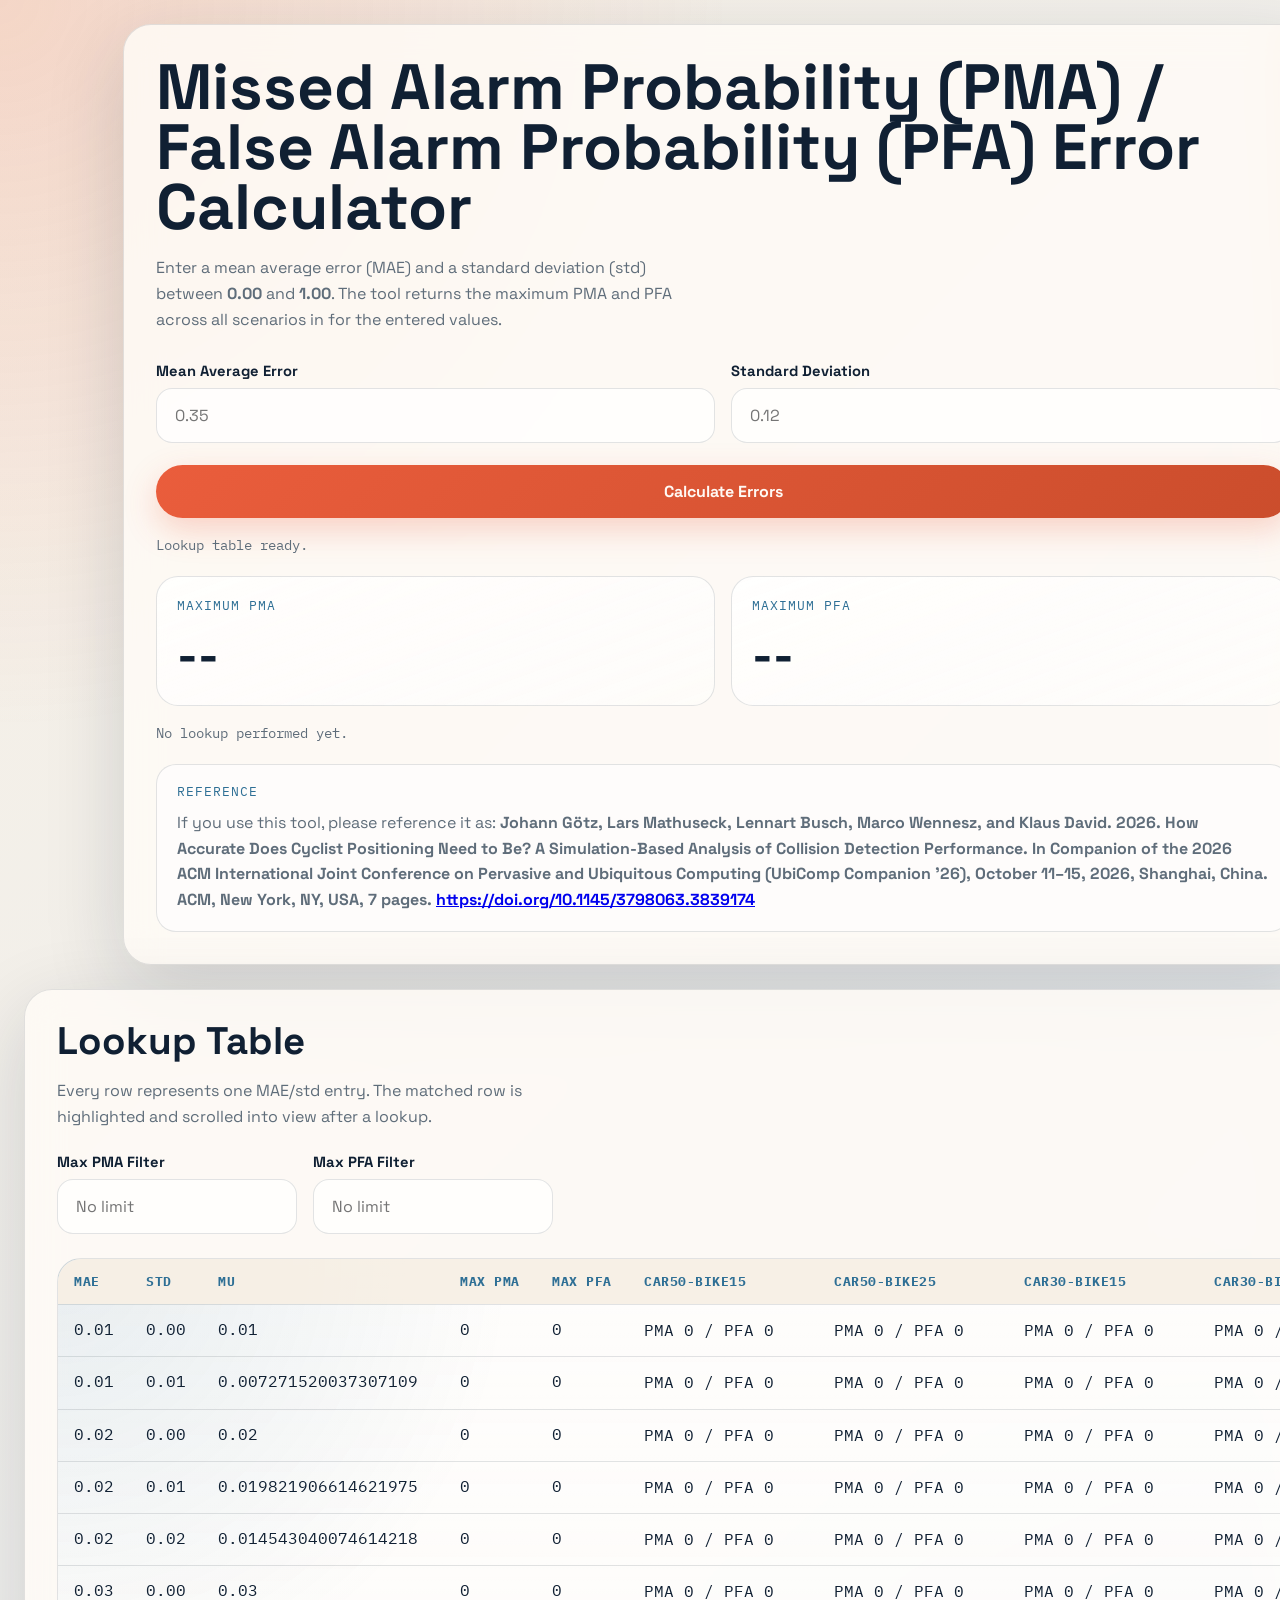
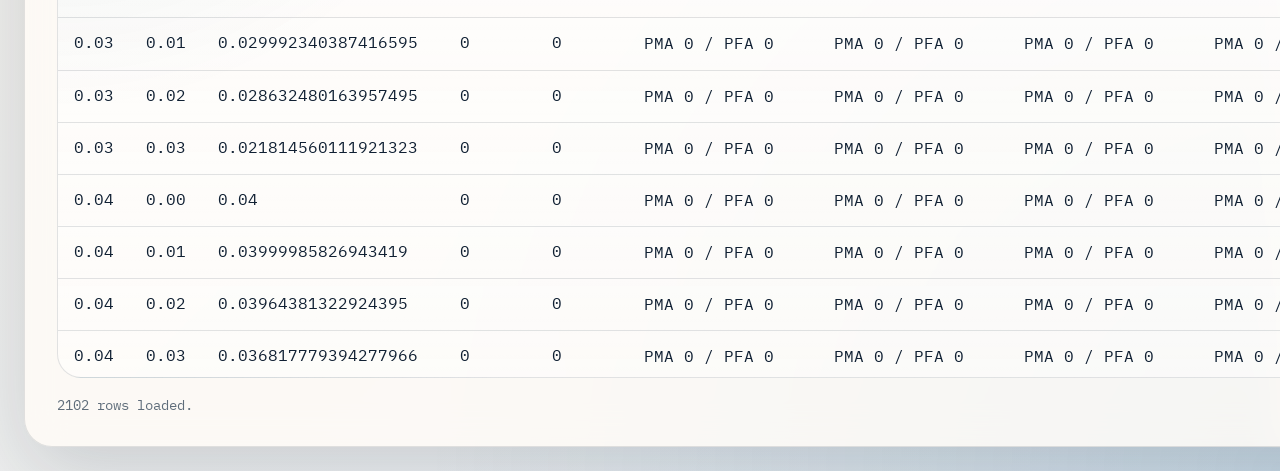
<file: index.html>
<!DOCTYPE html>
<html lang="en">
  <head>
    <meta charset="utf-8" />
    <meta http-equiv="refresh" content="0; url=./site/" />
    <meta name="viewport" content="width=device-width, initial-scale=1" />
    <title>Redirecting…</title>
  </head>
  <body>
    <p><a href="./site/">Open the PMA / PFA tool</a>.</p>
  </body>
</html>
</file>
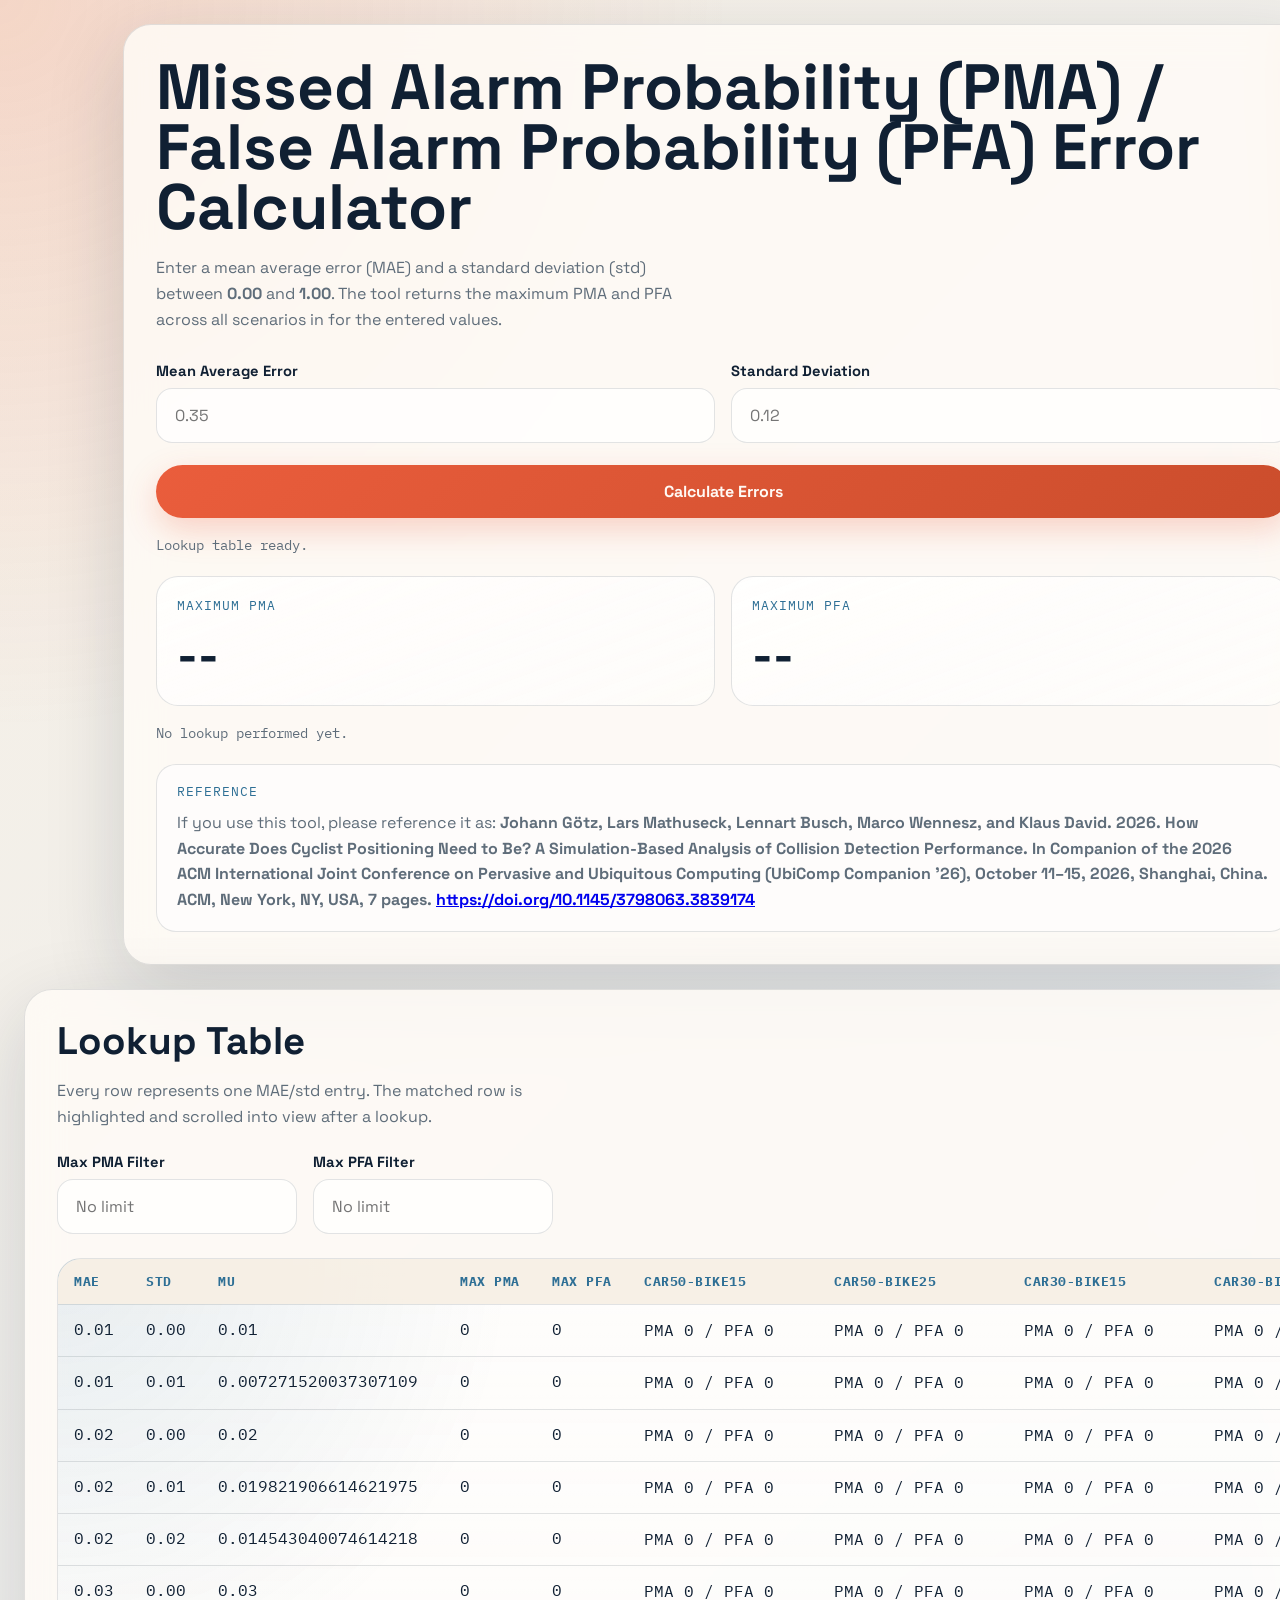
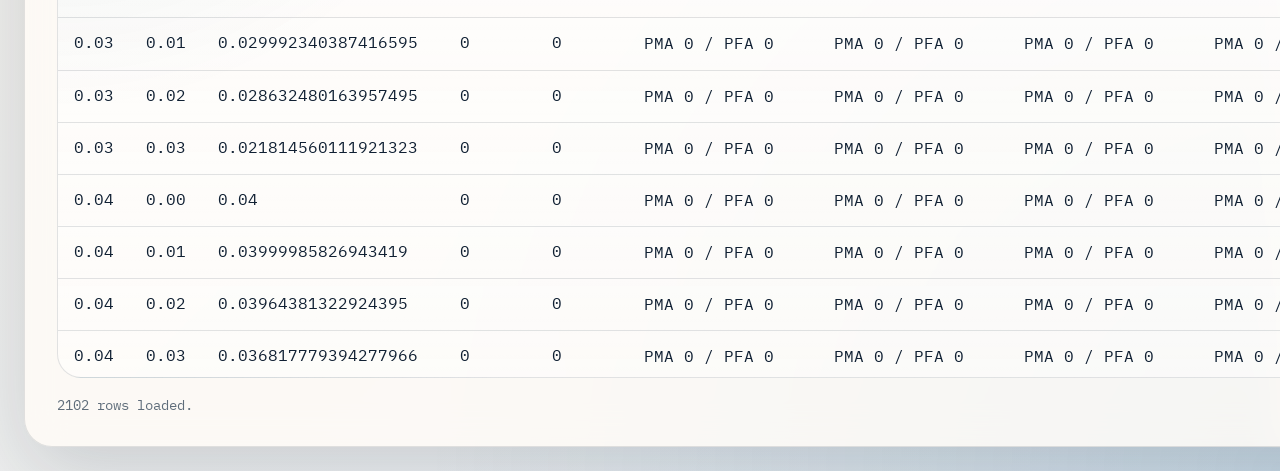
<file: site/index.html>
<!DOCTYPE html>
<html lang="en">
  <head>
    <meta charset="UTF-8" />
    <meta name="viewport" content="width=device-width, initial-scale=1.0" />
    <title>Missed Alarm Probability (PMA) / False Alarm Probability (PFA) Error Lookup</title>
    <link rel="preconnect" href="https://fonts.googleapis.com" />
    <link rel="preconnect" href="https://fonts.gstatic.com" crossorigin />
    <link
      href="https://fonts.googleapis.com/css2?family=IBM+Plex+Mono:wght@400;500&family=Space+Grotesk:wght@400;500;700&display=swap"
      rel="stylesheet"
    />
    <link rel="stylesheet" href="./styles.css" />
  </head>
  <body>
    <main class="shell">
      <div class="layout">
        <section class="panel control-panel">
          <h1>Missed Alarm Probability (PMA) / False Alarm Probability (PFA) Error Calculator</h1>
          <p class="intro">
            Enter a mean average error (MAE) and a standard deviation (std) between
            <strong>0.00</strong> and <strong>1.00</strong>. The tool returns the maximum PMA and PFA across all scenarios in for the entered values.
          </p>

          <form id="lookup-form" class="form form-vertical">
            <label class="field">
              <span>Mean Average Error</span>
              <input
                id="mae"
                name="mae"
                type="number"
                min="0"
                max="1"
                step="0.01"
                placeholder="0.35"
                required
              />
            </label>

            <label class="field">
              <span>Standard Deviation</span>
              <input
                id="std"
                name="std"
                type="number"
                min="0"
                max="1"
                step="0.01"
                placeholder="0.12"
                required
              />
            </label>

            <button type="submit" id="lookup-button">Calculate Errors</button>
          </form>

          <p id="status" class="status" aria-live="polite">Loading lookup table…</p>

          <section class="results" aria-live="polite">
            <article class="result-card">
              <p class="result-label">Maximum PMA</p>
              <p id="pma-value" class="result-value">--</p>
            </article>

            <article class="result-card">
              <p class="result-label">Maximum PFA</p>
              <p id="pfa-value" class="result-value">--</p>
            </article>

            <!-- <article class="result-card">
              <p class="result-label">Scenario Count</p>
              <p id="scenario-count" class="result-value">--</p>
            </article> -->
          </section>

          <p id="lookup-meta" class="meta">No lookup performed yet.</p>

          <aside class="reference-note">
            <p class="reference-title">Reference</p>
            <p class="reference-text">

              If you use this tool, please reference it as: <strong>Johann Götz, Lars Mathuseck, Lennart Busch, Marco Wennesz, and Klaus
David. 2026. How Accurate Does Cyclist Positioning Need to Be? A Simulation-Based Analysis of Collision Detection Performance. In Companion of the 2026 ACM International Joint Conference on Pervasive and Ubiquitous Computing (UbiComp Companion ’26), October 11–15, 2026, Shanghai, China. ACM, New York, NY, USA, 7 pages. <a href="https://doi.org/10.1145/3798063.3839174" target="_blank">https://doi.org/10.1145/3798063.3839174</a></strong>
            </p>
          </aside>
        </section>

        <section class="panel table-panel">
          <h2>Lookup Table</h2>
          <p class="intro table-intro">
            Every row represents one MAE/std entry. The matched row is highlighted and
            scrolled into view after a lookup.
          </p>

          <div class="filter-bar" aria-label="Table filters">
            <label class="field filter-field">
              <span>Max PMA Filter</span>
              <input
                id="filter-pma"
                name="filterPma"
                type="number"
                min="0"
                max="1"
                step="0.01"
                placeholder="No limit"
              />
            </label>

            <label class="field filter-field">
              <span>Max PFA Filter</span>
              <input
                id="filter-pfa"
                name="filterPfa"
                type="number"
                min="0"
                max="1"
                step="0.01"
                placeholder="No limit"
              />
            </label>
          </div>

          <div id="table-wrapper" class="table-frame">
            <table class="data-table">
              <thead id="table-head"></thead>
              <tbody id="table-body"></tbody>
            </table>
          </div>

          <p id="table-meta" class="meta">The table loads from the local JSON file.</p>
        </section>
      </div>
    </main>
    <script src="./script.js"></script>
  </body>
</html>
</file>
<file: site/styles.css>
:root {
  --bg: #f6efe6;
  --ink: #102033;
  --muted: #5f6d7a;
  --danger: #b42318;
  --panel: rgba(255, 252, 247, 0.82);
  --line: rgba(16, 32, 51, 0.12);
  --accent: #ea5d3c;
  --accent-2: #2e6f95;
  --shadow: 0 24px 80px rgba(16, 32, 51, 0.16);
}

* {
  box-sizing: border-box;
}

body {
  margin: 0;
  min-height: 100vh;
  font-family: "Space Grotesk", sans-serif;
  color: var(--ink);
  background:
    radial-gradient(circle at top left, rgba(234, 93, 60, 0.18), transparent 30%),
    radial-gradient(circle at bottom right, rgba(46, 111, 149, 0.18), transparent 35%),
    linear-gradient(135deg, #f7f0e5 0%, #e8eef4 100%);
}

.shell {
  min-height: 100vh;
  padding: 24px;
}

.layout {
  width: min(100%, 1440px);
  margin: 0 auto;
  display: grid;
  grid-template-columns: 1fr;
  gap: 24px;
  align-items: start;
}

.panel {
  padding: 32px;
  border: 1px solid var(--line);
  border-radius: 28px;
  background: var(--panel);
  backdrop-filter: blur(18px);
  box-shadow: var(--shadow);
}

.control-panel {
  width: min(100%, 1200px);
  justify-self: center;
}

.eyebrow,
.result-label,
.meta,
.status {
  font-family: "IBM Plex Mono", monospace;
}

.eyebrow {
  margin: 0 0 10px;
  text-transform: uppercase;
  letter-spacing: 0.12em;
  color: var(--accent-2);
  font-size: 0.78rem;
}

h1 {
  margin: 0;
  font-size: clamp(2.2rem, 5vw, 4.2rem);
  line-height: 0.94;
}

.intro {
  max-width: 55ch;
  margin: 18px 0 0;
  color: var(--muted);
  line-height: 1.6;
}

.form {
  display: grid;
  grid-template-columns: repeat(2, minmax(0, 1fr));
  gap: 16px;
  margin-top: 30px;
}

.form-vertical {
  grid-template-columns: repeat(2, minmax(0, 1fr));
  align-items: end;
}

.field {
  display: grid;
  gap: 8px;
}

.field span {
  font-size: 0.92rem;
  font-weight: 700;
}

.field input {
  width: 100%;
  padding: 16px 18px;
  border: 1px solid var(--line);
  border-radius: 16px;
  font: inherit;
  color: var(--ink);
  background: rgba(255, 255, 255, 0.72);
}

.field input.is-invalid {
  border-color: rgba(180, 35, 24, 0.5);
  color: var(--danger);
}

.field input:focus,
button:focus {
  outline: 2px solid rgba(46, 111, 149, 0.35);
  outline-offset: 2px;
}

button {
  grid-column: 1 / -1;
  margin-top: 6px;
  padding: 16px 20px;
  border: 0;
  border-radius: 999px;
  font: inherit;
  font-weight: 700;
  color: #fff9f4;
  cursor: pointer;
  background: linear-gradient(135deg, var(--accent), #cb4d2c);
  transition:
    transform 160ms ease,
    box-shadow 160ms ease;
  box-shadow: 0 12px 32px rgba(234, 93, 60, 0.26);
}

button:hover {
  transform: translateY(-1px);
  box-shadow: 0 16px 36px rgba(234, 93, 60, 0.3);
}

button:disabled {
  cursor: wait;
  opacity: 0.7;
  transform: none;
}

.status {
  margin: 18px 0 0;
  color: var(--muted);
  font-size: 0.88rem;
}

.results {
  display: grid;
  grid-template-columns: repeat(2, minmax(0, 1fr));
  gap: 16px;
  margin-top: 22px;
}

.result-card {
  padding: 20px;
  border: 1px solid var(--line);
  border-radius: 22px;
  background:
    linear-gradient(160deg, rgba(255, 255, 255, 0.8), rgba(255, 255, 255, 0.45));
}

.result-label {
  margin: 0;
  font-size: 0.82rem;
  letter-spacing: 0.08em;
  text-transform: uppercase;
  color: var(--accent-2);
}

.result-value {
  margin: 10px 0 0;
  font-size: clamp(1.8rem, 4vw, 3rem);
  font-weight: 700;
}

.meta {
  margin: 18px 0 0;
  font-size: 0.85rem;
  color: var(--muted);
}

.reference-note {
  margin-top: 22px;
  padding: 18px 20px;
  border: 1px solid var(--line);
  border-radius: 20px;
  background: rgba(255, 255, 255, 0.58);
}

.reference-title {
  margin: 0;
  font-family: "IBM Plex Mono", monospace;
  font-size: 0.8rem;
  letter-spacing: 0.08em;
  text-transform: uppercase;
  color: var(--accent-2);
}

.reference-text {
  margin: 10px 0 0;
  color: var(--muted);
  line-height: 1.6;
}

h2 {
  margin: 0;
  font-size: clamp(1.7rem, 3vw, 2.6rem);
  line-height: 1;
}

.filter-bar {
  display: grid;
  grid-template-columns: repeat(2, minmax(0, 240px));
  gap: 16px;
  margin-top: 24px;
}

.filter-field {
  align-content: start;
}

.table-frame {
  width: 100%;
  max-height: 720px;
  margin-top: 24px;
  border: 1px solid var(--line);
  border-radius: 24px;
  overflow: auto;
  background:
    radial-gradient(circle at top left, rgba(46, 111, 149, 0.11), transparent 30%),
    linear-gradient(180deg, rgba(255, 255, 255, 0.65), rgba(255, 255, 255, 0.42));
}

.data-table {
  width: 100%;
  min-width: 900px;
  border-collapse: collapse;
}

.data-table th,
.data-table td {
  padding: 14px 16px;
  border-bottom: 1px solid var(--line);
  text-align: left;
  vertical-align: top;
}

.data-table th {
  position: sticky;
  top: 0;
  z-index: 1;
  background: rgba(247, 240, 229, 0.96);
  font-family: "IBM Plex Mono", monospace;
  font-size: 0.8rem;
  letter-spacing: 0.04em;
  text-transform: uppercase;
  color: var(--accent-2);
}

.data-table tbody tr:hover {
  background: rgba(46, 111, 149, 0.08);
}

.data-table tbody tr.is-selected {
  background: rgba(234, 93, 60, 0.14);
  box-shadow: inset 4px 0 0 var(--accent);
}

.is-over-limit {
  color: var(--danger);
}

.mono,
.scenario-cell {
  font-family: "IBM Plex Mono", monospace;
}

.scenario-cell {
  min-width: 190px;
  line-height: 1.45;
}

@media (max-width: 720px) {
  .panel {
    padding: 24px;
    border-radius: 24px;
  }

  .filter-bar,
  .form,
  .form-vertical,
  .results {
    grid-template-columns: 1fr;
  }
}
</file>
